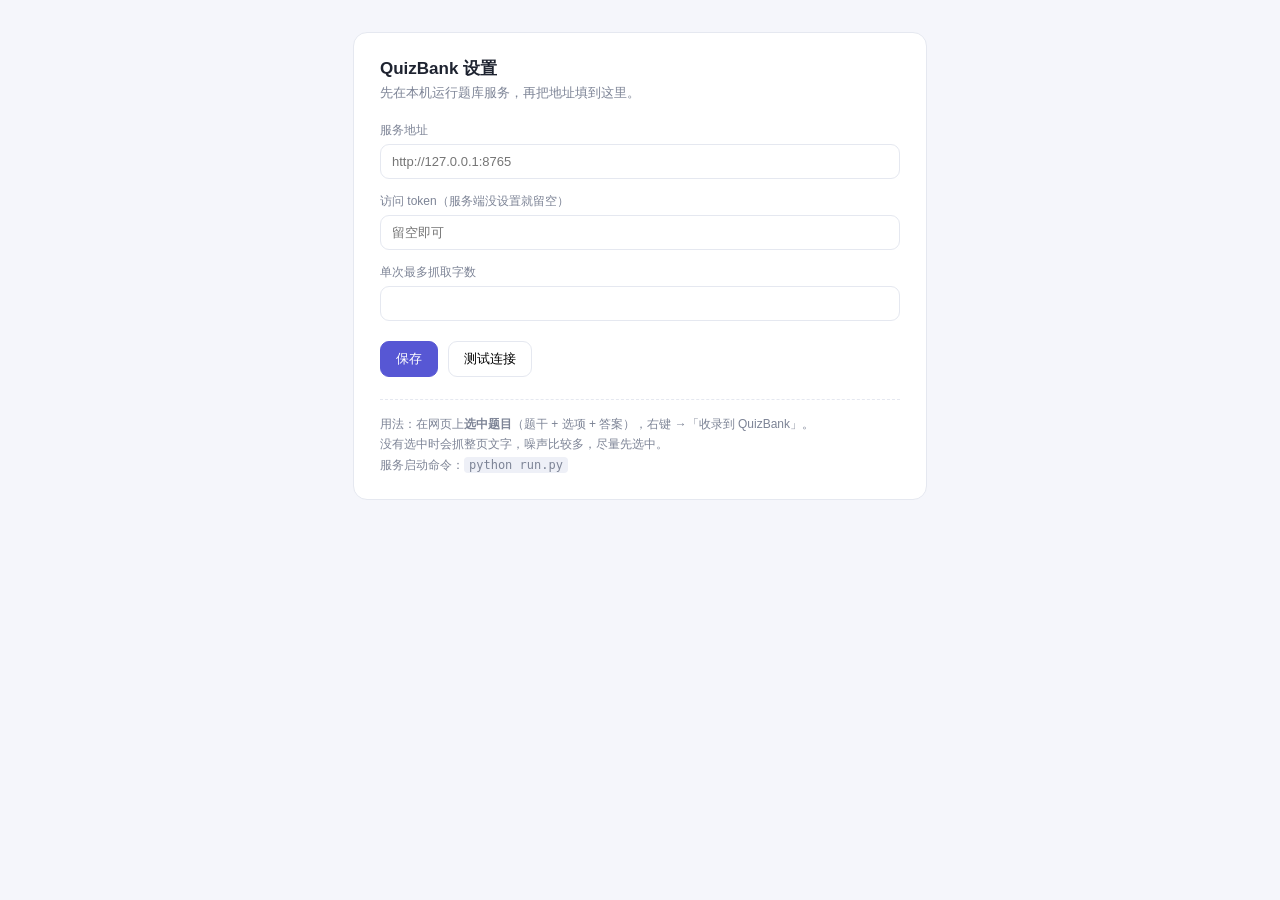
<file: extension/options.html>
<!doctype html>
<html lang="zh-CN">
<head>
<meta charset="utf-8">
<title>QuizBank 设置</title>
<style>
  body {
    font-family: -apple-system, "Segoe UI", "Microsoft YaHei", sans-serif;
    background: #f5f6fb; color: #1e2330; margin: 0; padding: 32px 20px;
  }
  .wrap { max-width: 520px; margin: 0 auto; background: #fff; border: 1px solid #e5e8f0;
          border-radius: 14px; padding: 24px 26px; }
  h1 { font-size: 17px; margin: 0 0 4px; }
  p.sub { margin: 0 0 20px; font-size: 13px; color: #7d8496; }
  label { display: block; font-size: 12px; color: #7d8496; margin: 14px 0 5px; }
  input { width: 100%; box-sizing: border-box; border: 1px solid #e5e8f0; border-radius: 9px;
          padding: 9px 11px; font-size: 13px; font-family: inherit; outline: none; }
  input:focus { border-color: #5757d4; box-shadow: 0 0 0 3px rgba(87,87,212,.12); }
  .row { display: flex; gap: 10px; margin-top: 20px; align-items: center; }
  button { border: 1px solid #e5e8f0; background: #fff; border-radius: 9px; padding: 8px 15px;
           font-size: 13px; cursor: pointer; font-family: inherit; }
  button.primary { background: #5757d4; border-color: #5757d4; color: #fff; }
  button.primary:hover { background: #4a4ac4; }
  #status { font-size: 12.5px; color: #7d8496; margin-left: auto; }
  .ok { color: #17936a !important; }
  .err { color: #d0453f !important; }
  .tip { margin-top: 22px; font-size: 12px; color: #7d8496; line-height: 1.7;
         border-top: 1px dashed #e5e8f0; padding-top: 14px; }
  code { background: #eef0f7; padding: 1px 5px; border-radius: 4px; font-size: 12px; }
</style>
</head>
<body>
<div class="wrap">
  <h1>QuizBank 设置</h1>
  <p class="sub">先在本机运行题库服务，再把地址填到这里。</p>

  <label>服务地址</label>
  <input id="baseUrl" type="text" placeholder="http://127.0.0.1:8765">

  <label>访问 token（服务端没设置就留空）</label>
  <input id="token" type="text" placeholder="留空即可">

  <label>单次最多抓取字数</label>
  <input id="maxChars" type="number" min="500" max="30000" step="500">

  <div class="row">
    <button class="primary" id="save">保存</button>
    <button id="test">测试连接</button>
    <span id="status"></span>
  </div>

  <div class="tip">
    用法：在网页上<b>选中题目</b>（题干 + 选项 + 答案），右键 →「收录到 QuizBank」。<br>
    没有选中时会抓整页文字，噪声比较多，尽量先选中。<br>
    服务启动命令：<code>python run.py</code>
  </div>
</div>
<script src="options.js"></script>
</body>
</html>
</file>
